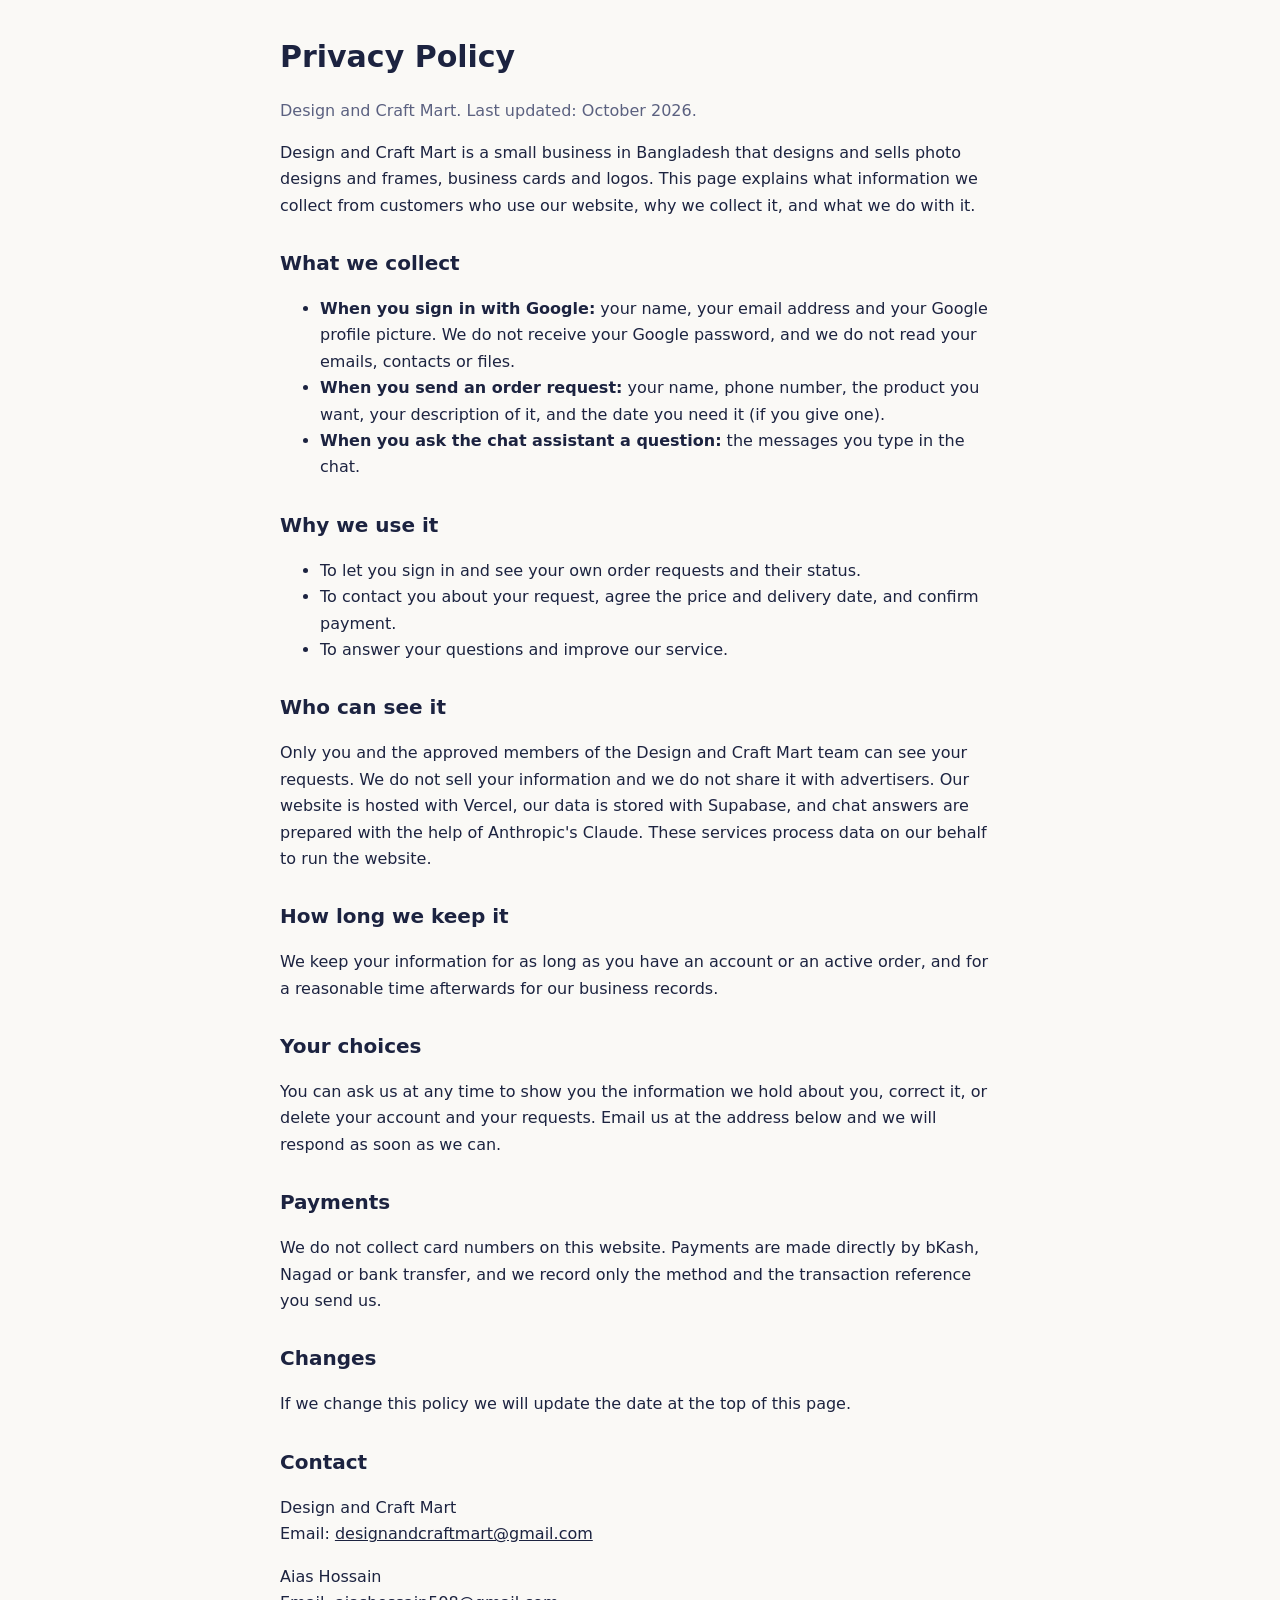
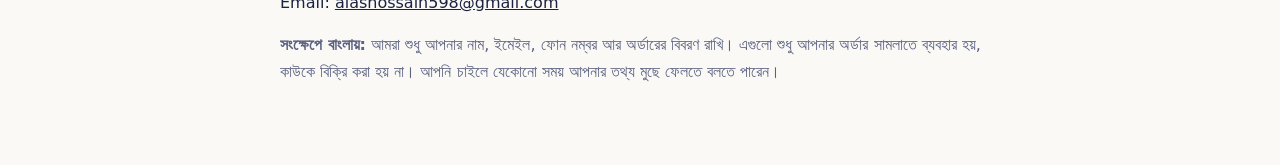
<file: privacy.html>
<!DOCTYPE html>
<html lang="en">
<head>
<meta charset="UTF-8">
<meta name="viewport" content="width=device-width, initial-scale=1.0">
<title>Privacy Policy — Design and Craft Mart</title>
<link rel="icon" href="assets/logo.png" type="image/png">
<style>
  body { margin: 0; font-family: system-ui, -apple-system, "Segoe UI", Roboto, sans-serif; line-height: 1.65; color: #1c2340; background: #faf9f6; }
  main { max-width: 720px; margin: 0 auto; padding: 32px 20px 64px; }
  h1 { font-size: 30px; margin: 0 0 4px; }
  h2 { font-size: 20px; margin: 28px 0 8px; }
  p, li { font-size: 16px; }
  .muted { color: #5b6180; }
  a { color: #1c2340; }
</style>
</head>
<body>
<main>

  <h1>Privacy Policy</h1>
  <p class="muted">Design and Craft Mart. Last updated: October 2026.</p>

  <p>Design and Craft Mart is a small business in Bangladesh that designs and sells photo designs and frames, business cards and logos. This page explains what information we collect from customers who use our website, why we collect it, and what we do with it.</p>

  <h2>What we collect</h2>
  <ul>
    <li><strong>When you sign in with Google:</strong> your name, your email address and your Google profile picture. We do not receive your Google password, and we do not read your emails, contacts or files.</li>
    <li><strong>When you send an order request:</strong> your name, phone number, the product you want, your description of it, and the date you need it (if you give one).</li>
    <li><strong>When you ask the chat assistant a question:</strong> the messages you type in the chat.</li>
  </ul>

  <h2>Why we use it</h2>
  <ul>
    <li>To let you sign in and see your own order requests and their status.</li>
    <li>To contact you about your request, agree the price and delivery date, and confirm payment.</li>
    <li>To answer your questions and improve our service.</li>
  </ul>

  <h2>Who can see it</h2>
  <p>Only you and the approved members of the Design and Craft Mart team can see your requests. We do not sell your information and we do not share it with advertisers. Our website is hosted with Vercel, our data is stored with Supabase, and chat answers are prepared with the help of Anthropic's Claude. These services process data on our behalf to run the website.</p>

  <h2>How long we keep it</h2>
  <p>We keep your information for as long as you have an account or an active order, and for a reasonable time afterwards for our business records.</p>

  <h2>Your choices</h2>
  <p>You can ask us at any time to show you the information we hold about you, correct it, or delete your account and your requests. Email us at the address below and we will respond as soon as we can.</p>

  <h2>Payments</h2>
  <p>We do not collect card numbers on this website. Payments are made directly by bKash, Nagad or bank transfer, and we record only the method and the transaction reference you send us.</p>

  <h2>Changes</h2>
  <p>If we change this policy we will update the date at the top of this page.</p>

  <h2>Contact</h2>
  <p>Design and Craft Mart<br>Email: <a href="mailto:designandcraftmart@gmail.com">designandcraftmart@gmail.com</a></p>
<p>Aias Hossain<br>Email: <a href="mailto:aiashossain598@gmail.com">aiashossain598@gmail.com</a></p>

  <p class="muted"><strong>সংক্ষেপে বাংলায়:</strong> আমরা শুধু আপনার নাম, ইমেইল, ফোন নম্বর আর অর্ডারের বিবরণ রাখি। এগুলো শুধু আপনার অর্ডার সামলাতে ব্যবহার হয়, কাউকে বিক্রি করা হয় না। আপনি চাইলে যেকোনো সময় আপনার তথ্য মুছে ফেলতে বলতে পারেন।</p>

</main>
</body>
</html>
</file>
